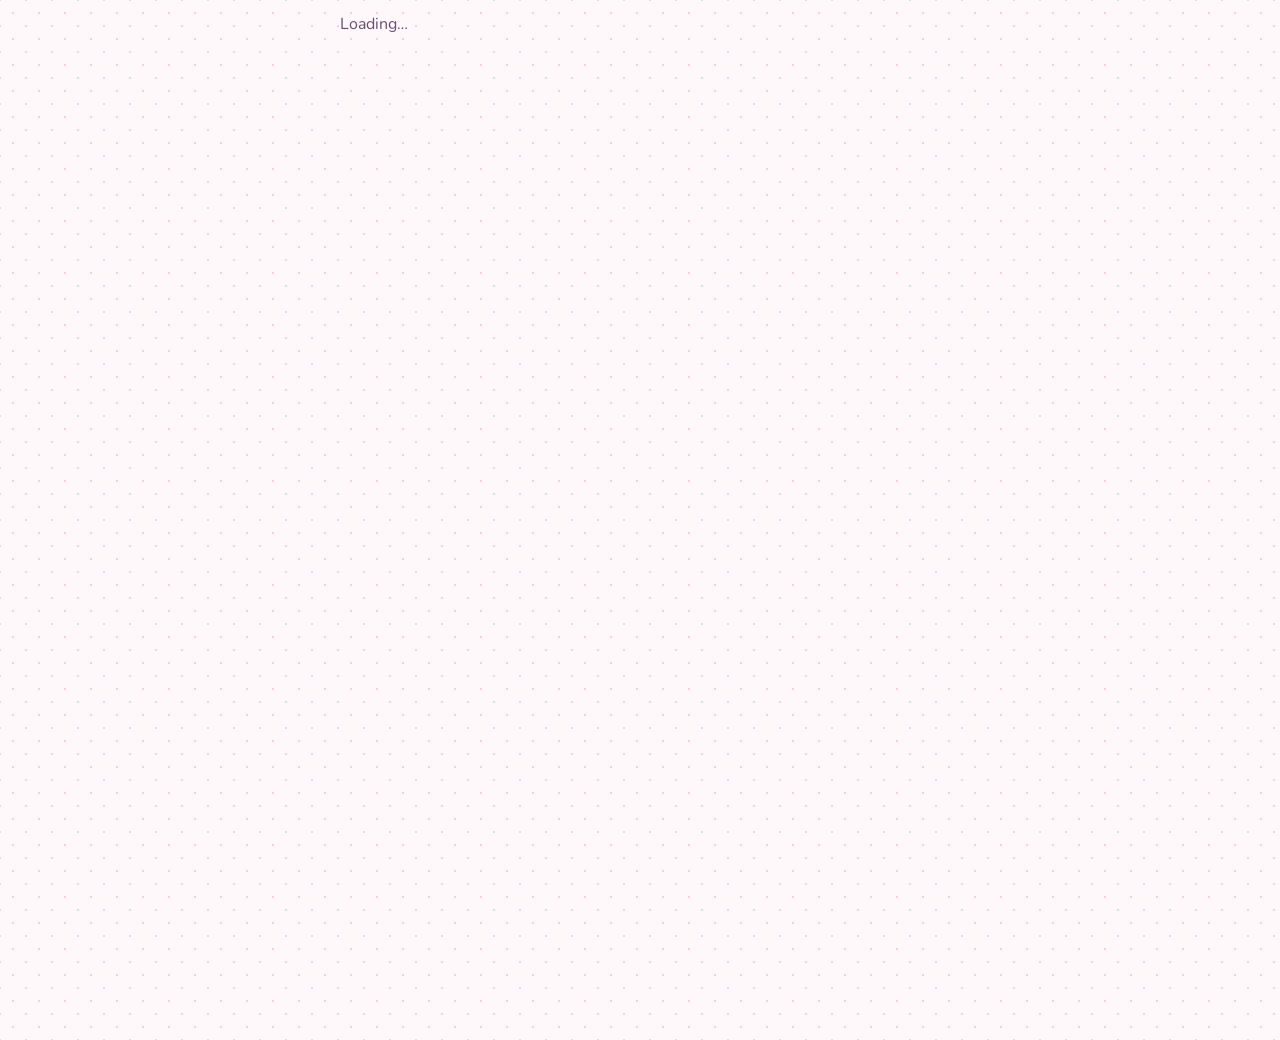
<file: showday-site/index.html>
<!doctype html>
<html lang="en">
<head>
<meta charset="utf-8">
<meta name="viewport" content="width=device-width, initial-scale=1">
<title>Show Day Board</title>
<meta name="description" content="Today’s show tickets at face value or less. Meet in person near the venue.">
<meta name="theme-color" content="#FFB3D1">
<link rel="manifest" href="manifest.json">
<link rel="icon" href="icon.svg" type="image/svg+xml">
<link rel="apple-touch-icon" href="icon-192.png">
<link rel="preconnect" href="https://fonts.googleapis.com">
<link rel="preconnect" href="https://fonts.gstatic.com" crossorigin>
<link href="https://fonts.googleapis.com/css2?family=Nunito:wght@400;600;700;800&family=Fredoka:wght@500;600;700&family=Noto+Sans+TC:wght@400;500;700&family=Noto+Sans+KR:wght@400;500;700&display=swap" rel="stylesheet">
<script>try{var t=JSON.parse(localStorage.getItem("theme"));document.documentElement.dataset.theme=["cute","simple","night"].indexOf(t)>-1?t:"cute"}catch(e){document.documentElement.dataset.theme="cute"}</script>
<link rel="stylesheet" href="styles.css">
</head>
<body>
<main id="app" class="wrap"><p class="muted">Loading…</p></main>
<script type="module" src="app.js"></script>
</body>
</html>
</file>
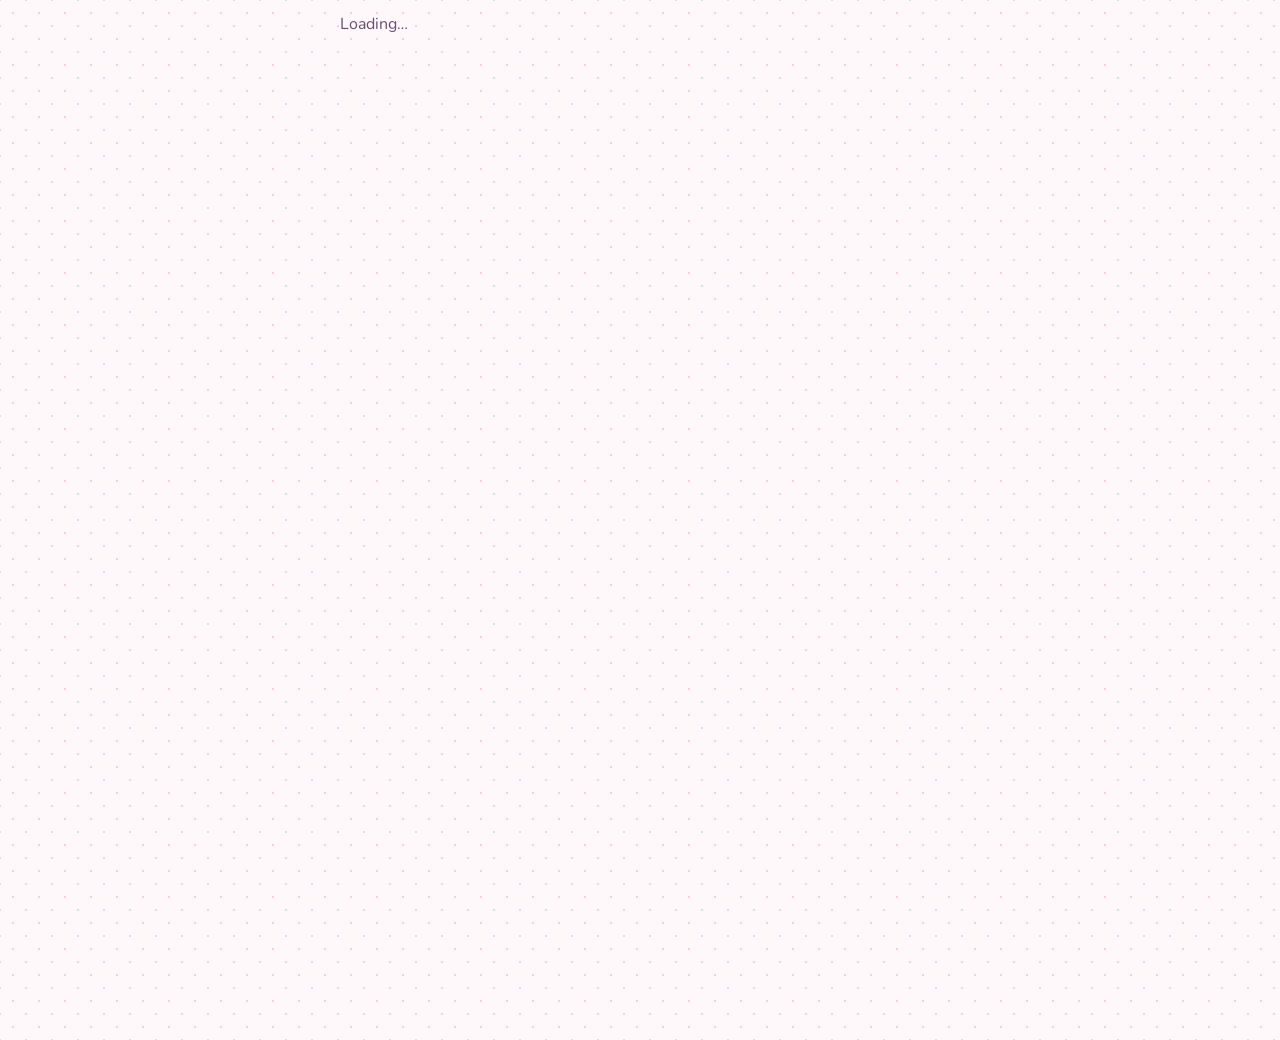
<file: showday-site/admin.html>
<!doctype html>
<html lang="en">
<head>
<meta charset="utf-8">
<meta name="viewport" content="width=device-width, initial-scale=1">
<meta name="robots" content="noindex, nofollow">
<title>Admin · Show Day</title>
<link rel="icon" href="icon.svg" type="image/svg+xml">
<link rel="preconnect" href="https://fonts.googleapis.com">
<link rel="preconnect" href="https://fonts.gstatic.com" crossorigin>
<link href="https://fonts.googleapis.com/css2?family=Nunito:wght@400;600;700;800&family=Fredoka:wght@500;600;700&display=swap" rel="stylesheet">
<script>try{var t=JSON.parse(localStorage.getItem("theme"));document.documentElement.dataset.theme=["cute","simple","night"].indexOf(t)>-1?t:"cute"}catch(e){document.documentElement.dataset.theme="cute"}</script>
<link rel="stylesheet" href="styles.css">
</head>
<body>
<main id="app" class="wrap"><p class="muted">Loading…</p></main>
<script type="module" src="admin.js"></script>
</body>
</html>
</file>
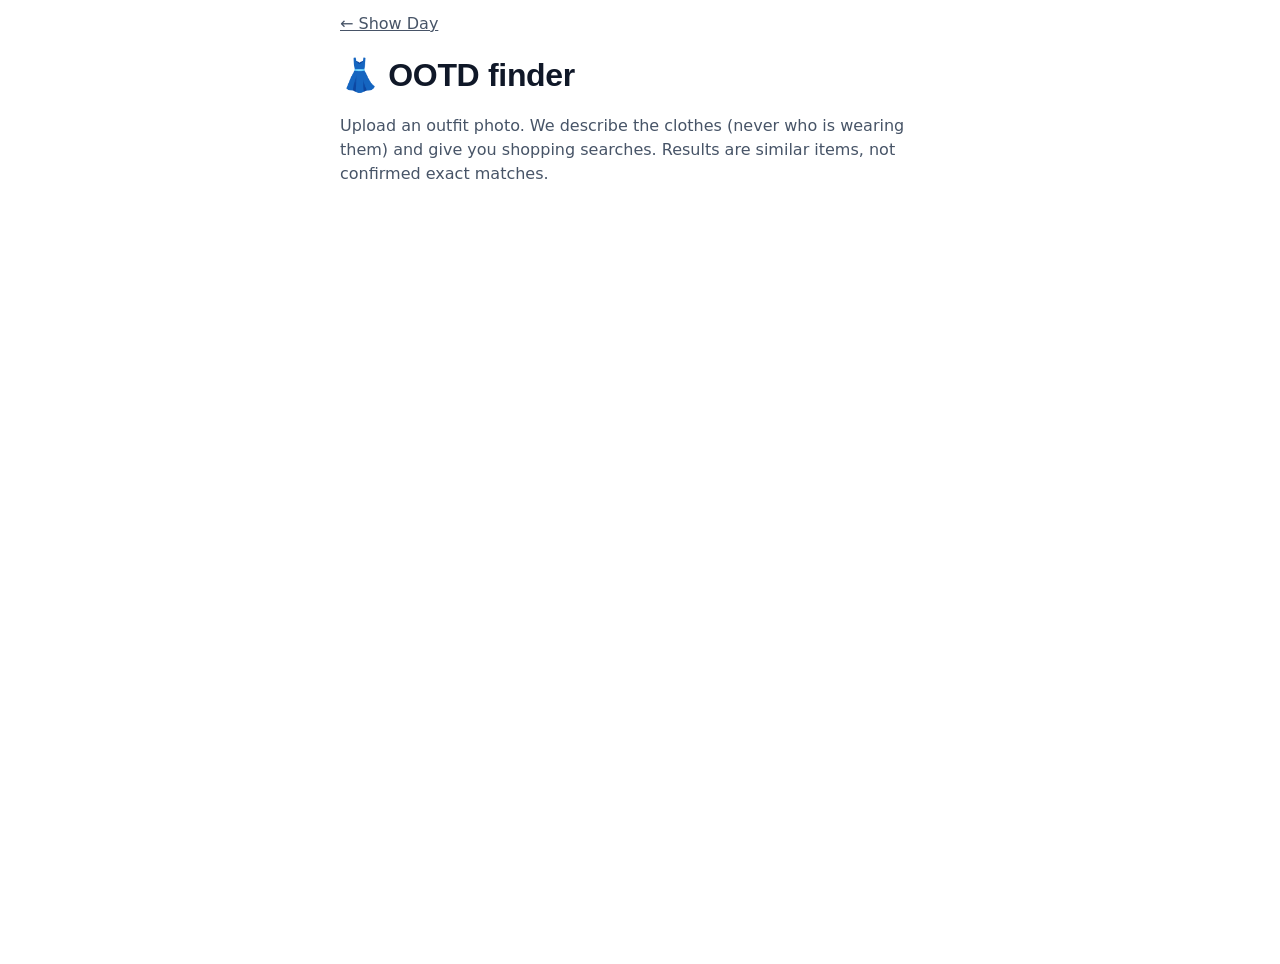
<file: showday-site/ootd.html>
<!doctype html>
<html lang="en">
<head>
<meta charset="utf-8">
<meta name="viewport" content="width=device-width, initial-scale=1">
<title>OOTD finder · Show Day</title>
<meta name="theme-color" content="#FFB3D1">
<link rel="icon" href="icon.svg" type="image/svg+xml">
<link rel="stylesheet" href="styles.css">
</head>
<body>
<main id="app" class="wrap stack">
  <a class="text" href="./">← Show Day</a>
  <h1>👗 OOTD finder</h1>
  <p class="sub muted">Upload an outfit photo. We describe the clothes (never who is wearing them) and give you shopping searches. Results are similar items, not confirmed exact matches.</p>
  <div id="gate" class="panel hidden"><p>Please log in on Show Day first, then come back here.</p><a class="primary big" href="./">Go to Show Day</a></div>
  <form id="form" class="panel stack hidden">
    <div class="field"><label for="photo">Outfit photo (JPG, PNG or WebP)</label><input id="photo" type="file" accept="image/jpeg,image/png,image/webp" required></div>
    <img id="preview" alt="" class="hidden" style="max-width:100%;max-height:340px;border-radius:12px;object-fit:contain">
    <div class="field"><label for="credit">Event or show it is from (optional)</label><input id="credit" maxlength="80" placeholder="e.g. airport 11/10, music show"></div>
    <p class="small muted">Your photo is resized in your browser, sent to an AI provider to read the clothes, and not stored by Show Day. Only upload photos you are allowed to use.</p>
    <button id="go" type="submit" class="primary big">Find the outfit</button>
    <p id="msg" class="note small" role="status"></p>
  </form>
  <div id="out" class="stack"></div>
</main>
<script type="module" src="ootd.js"></script>
</body>
</html>
</file>
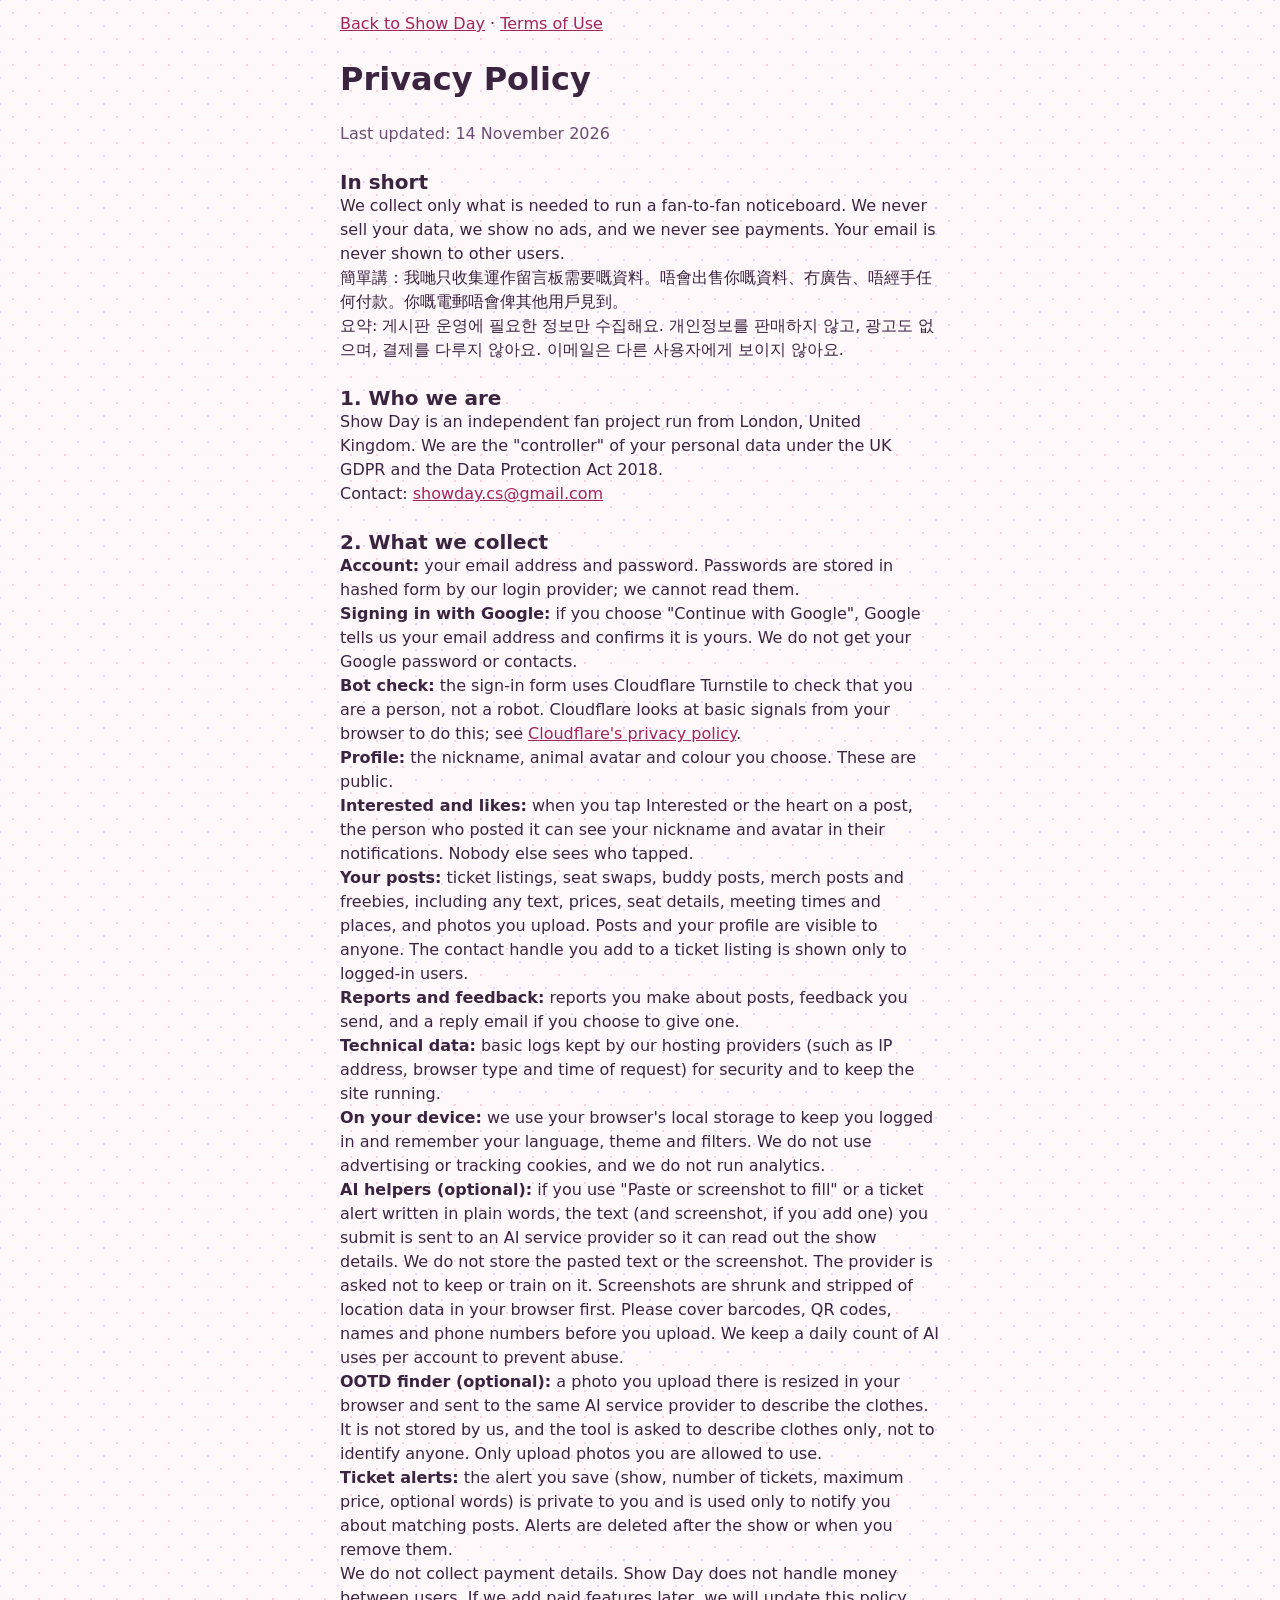
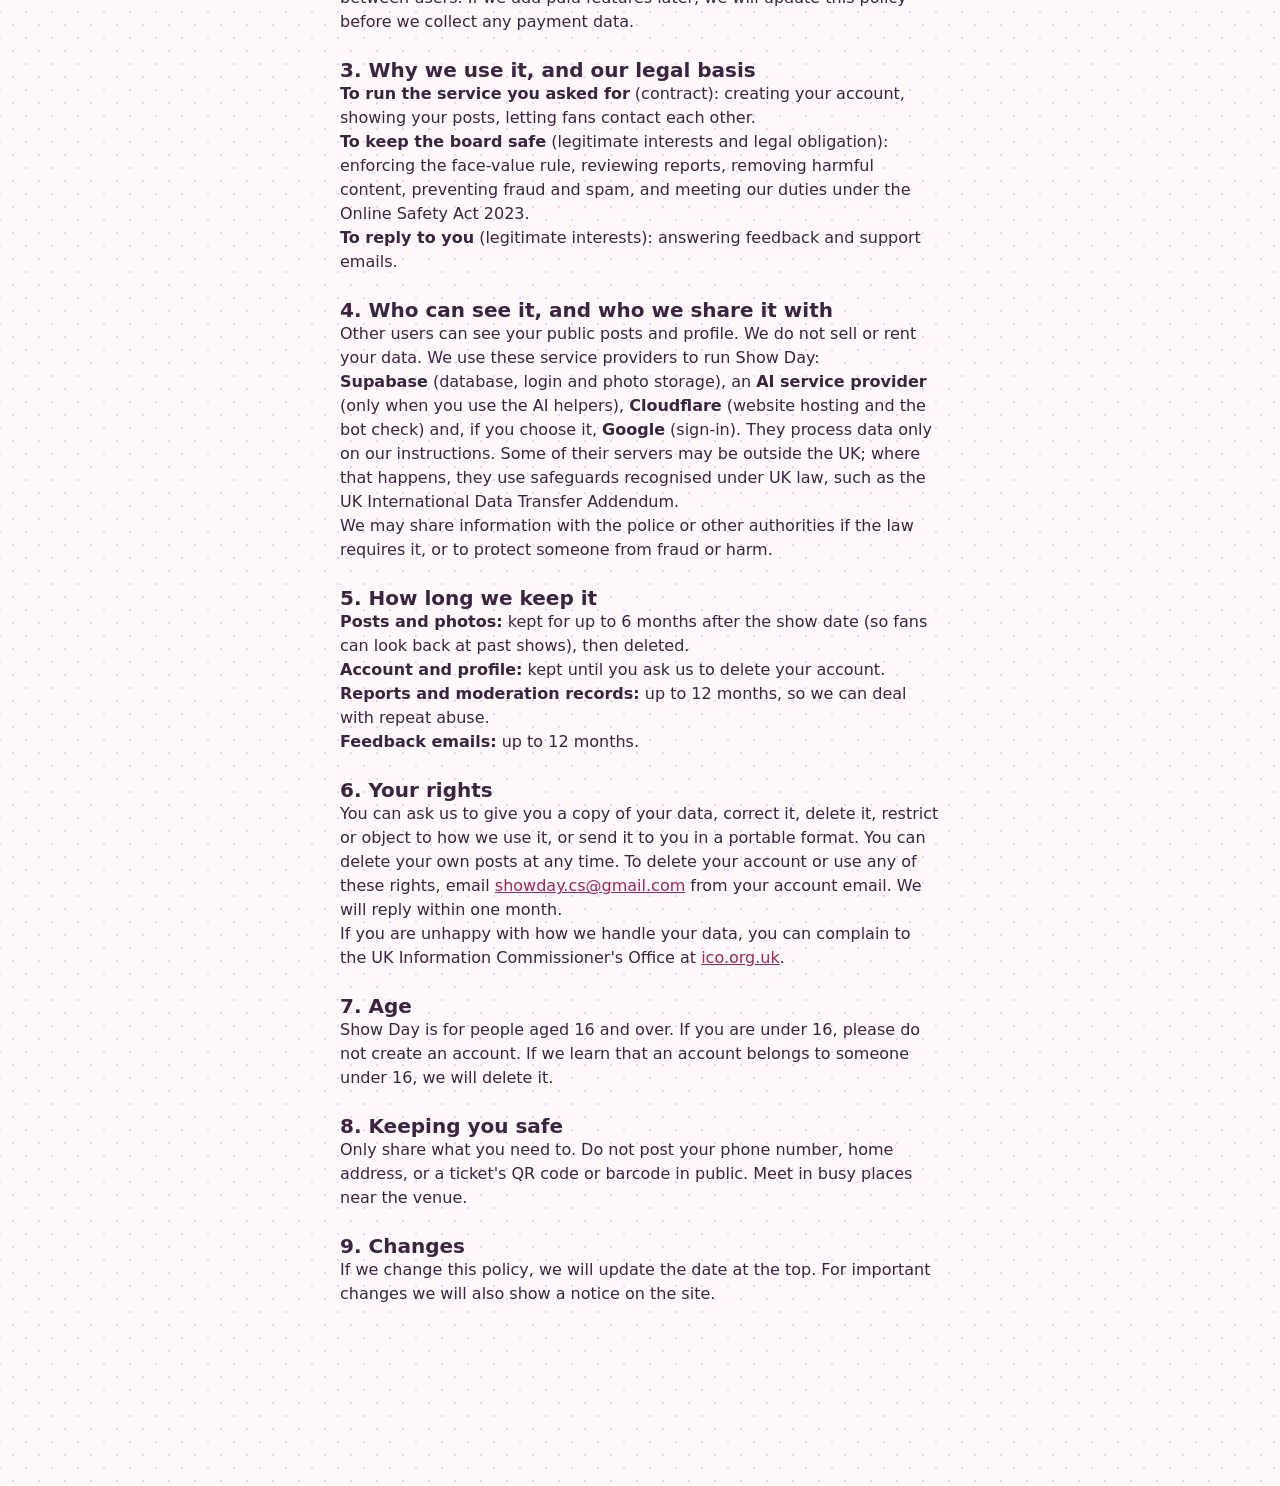
<file: showday-site/privacy.html>
<!doctype html>
<html lang="en">
<head>
<meta charset="utf-8">
<meta name="viewport" content="width=device-width, initial-scale=1">
<title>Privacy | Show Day</title>
<link rel="stylesheet" href="styles.css">
<script>try{var t=JSON.parse(localStorage.getItem("theme"));document.documentElement.dataset.theme=["cute","simple","night"].indexOf(t)>-1?t:"cute"}catch(e){document.documentElement.dataset.theme="cute"}</script>
</head>
<body>
<main class="wrap">
<p><a href="./">Back to Show Day</a> · <a href="terms.html">Terms of Use</a></p>
<h1>Privacy Policy</h1>
<p class="muted">Last updated: 14 November 2026</p>

<section class="card">
<h2>In short</h2>
<p>We collect only what is needed to run a fan-to-fan noticeboard. We never sell your data, we show no ads, and we never see payments. Your email is never shown to other users.</p>
<p lang="zh-Hant">簡單講：我哋只收集運作留言板需要嘅資料。唔會出售你嘅資料、冇廣告、唔經手任何付款。你嘅電郵唔會俾其他用戶見到。</p>
<p lang="ko">요약: 게시판 운영에 필요한 정보만 수집해요. 개인정보를 판매하지 않고, 광고도 없으며, 결제를 다루지 않아요. 이메일은 다른 사용자에게 보이지 않아요.</p>
</section>

<section class="card">
<h2>1. Who we are</h2>
<p>Show Day is an independent fan project run from London, United Kingdom. We are the "controller" of your personal data under the UK GDPR and the Data Protection Act 2018.</p>
<p>Contact: <a href="mailto:showday.cs@gmail.com">showday.cs@gmail.com</a></p>
</section>

<section class="card">
<h2>2. What we collect</h2>
<p><strong>Account:</strong> your email address and password. Passwords are stored in hashed form by our login provider; we cannot read them.</p>
<p><strong>Signing in with Google:</strong> if you choose "Continue with Google", Google tells us your email address and confirms it is yours. We do not get your Google password or contacts.</p>
<p><strong>Bot check:</strong> the sign-in form uses Cloudflare Turnstile to check that you are a person, not a robot. Cloudflare looks at basic signals from your browser to do this; see <a href="https://www.cloudflare.com/privacypolicy/" rel="noopener">Cloudflare's privacy policy</a>.</p>
<p><strong>Profile:</strong> the nickname, animal avatar and colour you choose. These are public.</p>
<p><strong>Interested and likes:</strong> when you tap Interested or the heart on a post, the person who posted it can see your nickname and avatar in their notifications. Nobody else sees who tapped.</p>
<p><strong>Your posts:</strong> ticket listings, seat swaps, buddy posts, merch posts and freebies, including any text, prices, seat details, meeting times and places, and photos you upload. Posts and your profile are visible to anyone. The contact handle you add to a ticket listing is shown only to logged-in users.</p>
<p><strong>Reports and feedback:</strong> reports you make about posts, feedback you send, and a reply email if you choose to give one.</p>
<p><strong>Technical data:</strong> basic logs kept by our hosting providers (such as IP address, browser type and time of request) for security and to keep the site running.</p>
<p><strong>On your device:</strong> we use your browser's local storage to keep you logged in and remember your language, theme and filters. We do not use advertising or tracking cookies, and we do not run analytics.</p>
<p><strong>AI helpers (optional):</strong> if you use "Paste or screenshot to fill" or a ticket alert written in plain words, the text (and screenshot, if you add one) you submit is sent to an AI service provider so it can read out the show details. We do not store the pasted text or the screenshot. The provider is asked not to keep or train on it. Screenshots are shrunk and stripped of location data in your browser first. Please cover barcodes, QR codes, names and phone numbers before you upload. We keep a daily count of AI uses per account to prevent abuse.</p>
<p><strong>OOTD finder (optional):</strong> a photo you upload there is resized in your browser and sent to the same AI service provider to describe the clothes. It is not stored by us, and the tool is asked to describe clothes only, not to identify anyone. Only upload photos you are allowed to use.</p>
<p><strong>Ticket alerts:</strong> the alert you save (show, number of tickets, maximum price, optional words) is private to you and is used only to notify you about matching posts. Alerts are deleted after the show or when you remove them.</p>
<p>We do not collect payment details. Show Day does not handle money between users. If we add paid features later, we will update this policy before we collect any payment data.</p>
</section>

<section class="card">
<h2>3. Why we use it, and our legal basis</h2>
<p><strong>To run the service you asked for</strong> (contract): creating your account, showing your posts, letting fans contact each other.</p>
<p><strong>To keep the board safe</strong> (legitimate interests and legal obligation): enforcing the face-value rule, reviewing reports, removing harmful content, preventing fraud and spam, and meeting our duties under the Online Safety Act 2023.</p>
<p><strong>To reply to you</strong> (legitimate interests): answering feedback and support emails.</p>
</section>

<section class="card">
<h2>4. Who can see it, and who we share it with</h2>
<p>Other users can see your public posts and profile. We do not sell or rent your data. We use these service providers to run Show Day:</p>
<p><strong>Supabase</strong> (database, login and photo storage), an <strong>AI service provider</strong> (only when you use the AI helpers), <strong>Cloudflare</strong> (website hosting and the bot check) and, if you choose it, <strong>Google</strong> (sign-in). They process data only on our instructions. Some of their servers may be outside the UK; where that happens, they use safeguards recognised under UK law, such as the UK International Data Transfer Addendum.</p>
<p>We may share information with the police or other authorities if the law requires it, or to protect someone from fraud or harm.</p>
</section>

<section class="card">
<h2>5. How long we keep it</h2>
<p><strong>Posts and photos:</strong> kept for up to 6 months after the show date (so fans can look back at past shows), then deleted.</p>
<p><strong>Account and profile:</strong> kept until you ask us to delete your account.</p>
<p><strong>Reports and moderation records:</strong> up to 12 months, so we can deal with repeat abuse.</p>
<p><strong>Feedback emails:</strong> up to 12 months.</p>
</section>

<section class="card">
<h2>6. Your rights</h2>
<p>You can ask us to give you a copy of your data, correct it, delete it, restrict or object to how we use it, or send it to you in a portable format. You can delete your own posts at any time. To delete your account or use any of these rights, email <a href="mailto:showday.cs@gmail.com">showday.cs@gmail.com</a> from your account email. We will reply within one month.</p>
<p>If you are unhappy with how we handle your data, you can complain to the UK Information Commissioner's Office at <a href="https://ico.org.uk" rel="noopener">ico.org.uk</a>.</p>
</section>

<section class="card">
<h2>7. Age</h2>
<p>Show Day is for people aged 16 and over. If you are under 16, please do not create an account. If we learn that an account belongs to someone under 16, we will delete it.</p>
</section>

<section class="card">
<h2>8. Keeping you safe</h2>
<p>Only share what you need to. Do not post your phone number, home address, or a ticket's QR code or barcode in public. Meet in busy places near the venue.</p>
</section>

<section class="card">
<h2>9. Changes</h2>
<p>If we change this policy, we will update the date at the top. For important changes we will also show a notice on the site.</p>
</section>
</main>
</body>
</html>
</file>
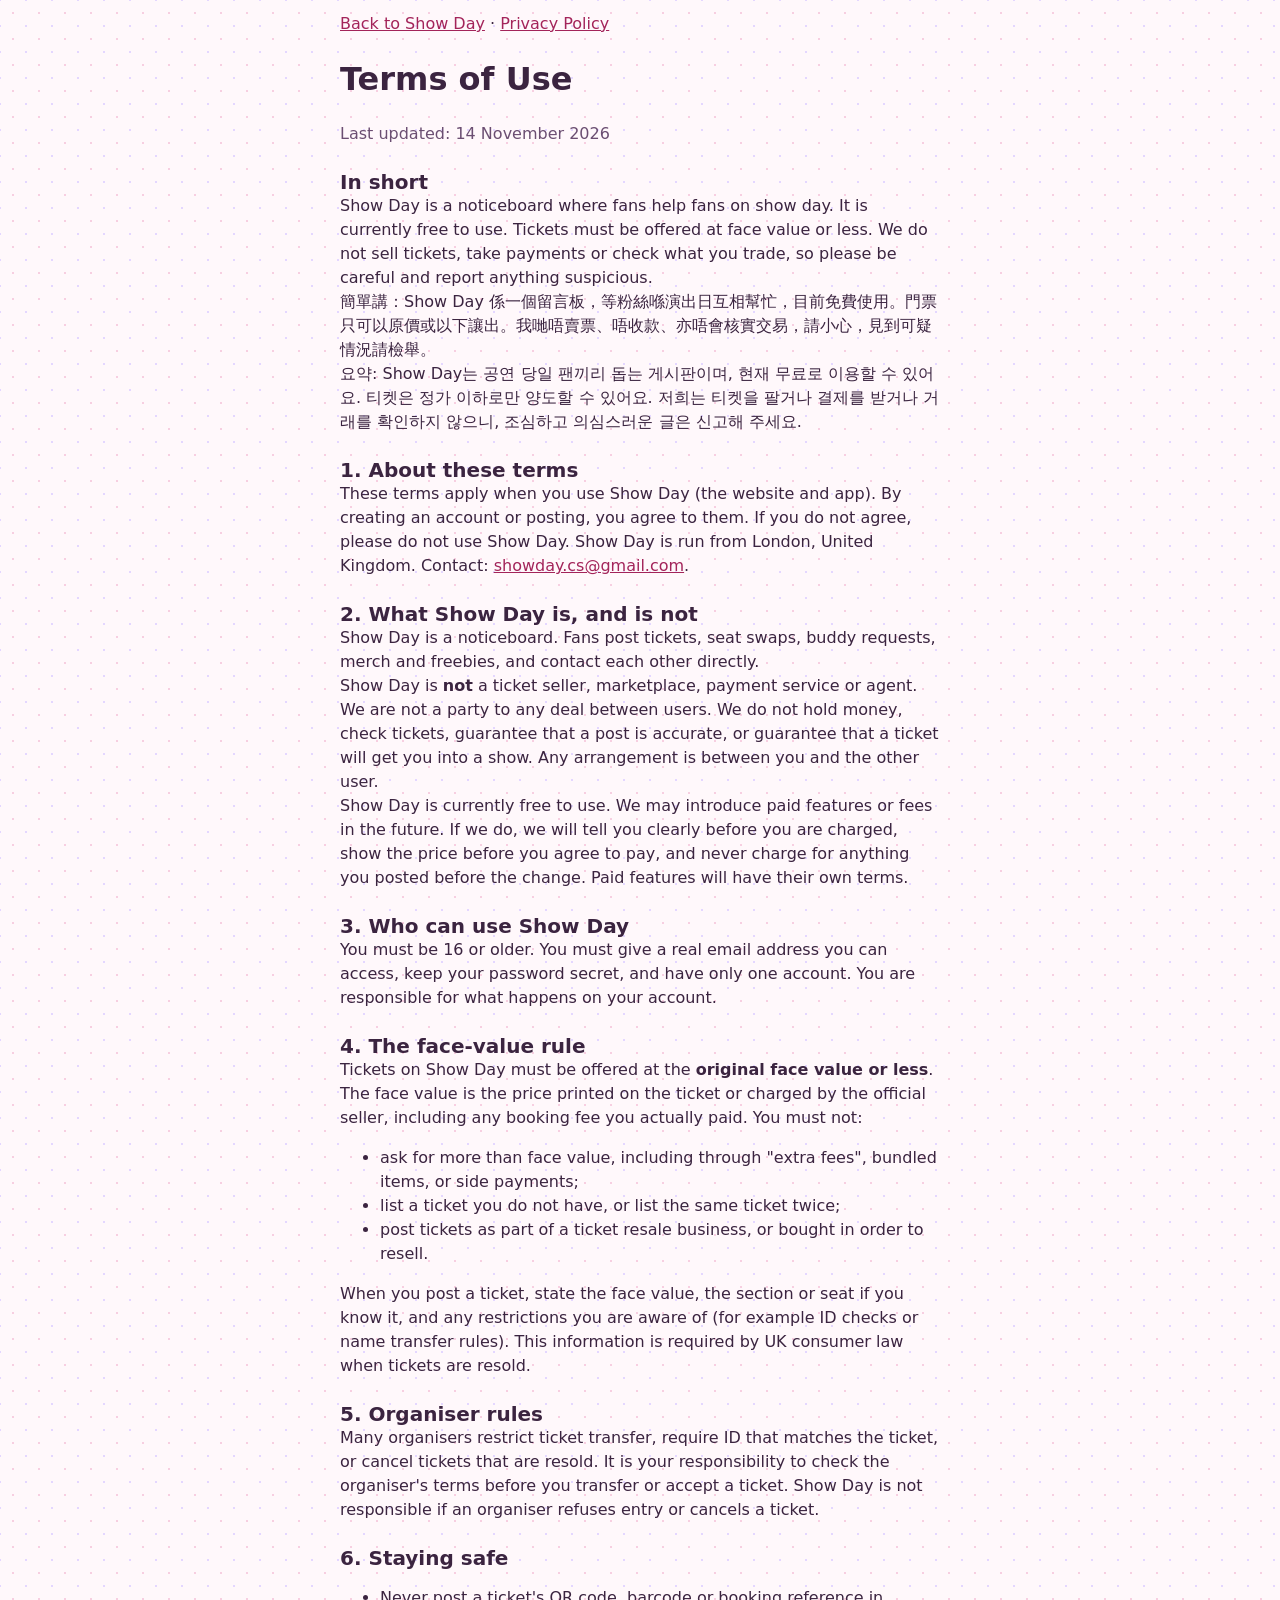
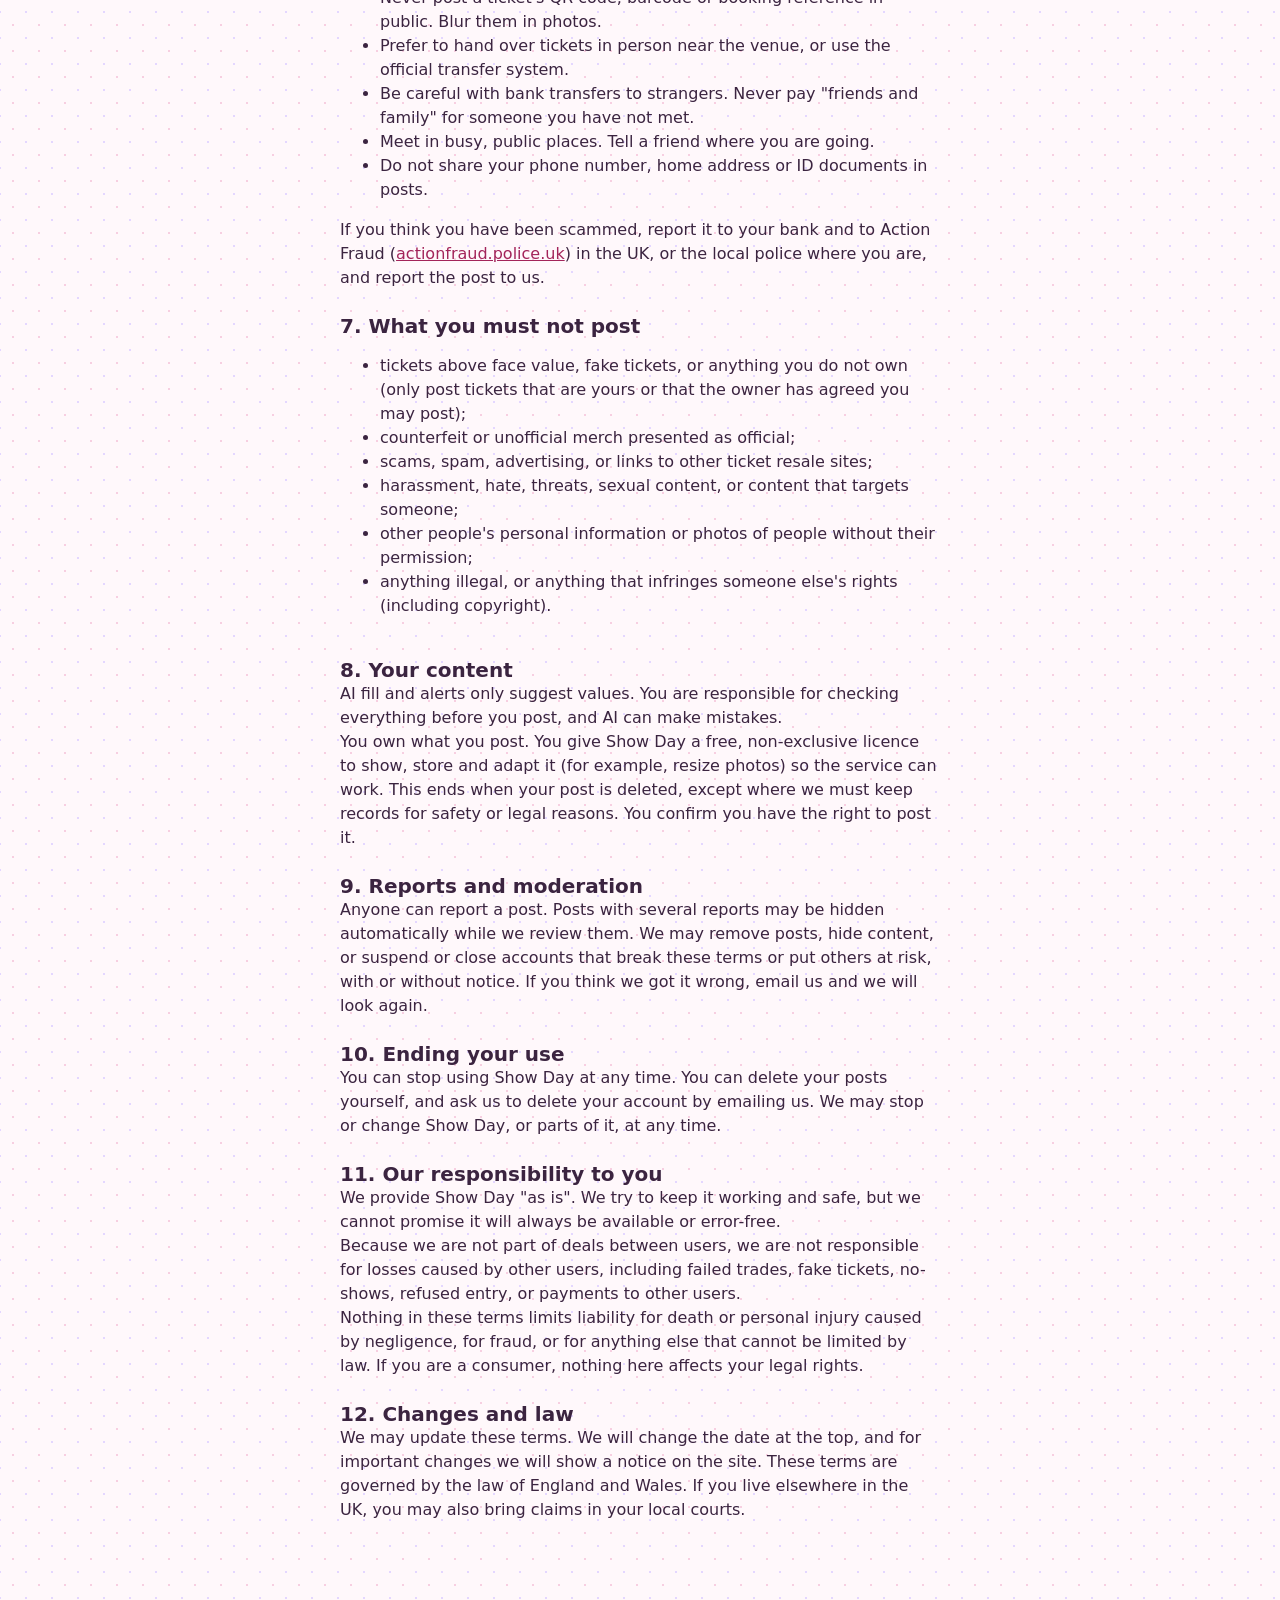
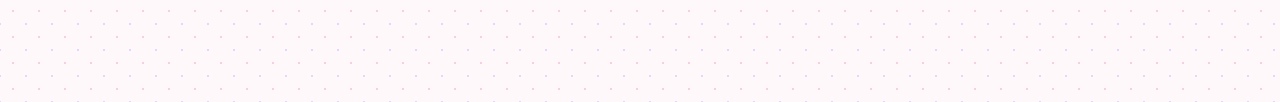
<file: showday-site/terms.html>
<!doctype html>
<html lang="en">
<head>
<meta charset="utf-8">
<meta name="viewport" content="width=device-width, initial-scale=1">
<title>Terms of Use | Show Day</title>
<link rel="stylesheet" href="styles.css">
<script>try{var t=JSON.parse(localStorage.getItem("theme"));document.documentElement.dataset.theme=["cute","simple","night"].indexOf(t)>-1?t:"cute"}catch(e){document.documentElement.dataset.theme="cute"}</script>
</head>
<body>
<main class="wrap">
<p><a href="./">Back to Show Day</a> · <a href="privacy.html">Privacy Policy</a></p>
<h1>Terms of Use</h1>
<p class="muted">Last updated: 14 November 2026</p>

<section class="card">
<h2>In short</h2>
<p>Show Day is a noticeboard where fans help fans on show day. It is currently free to use. Tickets must be offered at face value or less. We do not sell tickets, take payments or check what you trade, so please be careful and report anything suspicious.</p>
<p lang="zh-Hant">簡單講：Show Day 係一個留言板，等粉絲喺演出日互相幫忙，目前免費使用。門票只可以原價或以下讓出。我哋唔賣票、唔收款、亦唔會核實交易，請小心，見到可疑情況請檢舉。</p>
<p lang="ko">요약: Show Day는 공연 당일 팬끼리 돕는 게시판이며, 현재 무료로 이용할 수 있어요. 티켓은 정가 이하로만 양도할 수 있어요. 저희는 티켓을 팔거나 결제를 받거나 거래를 확인하지 않으니, 조심하고 의심스러운 글은 신고해 주세요.</p>
</section>

<section class="card">
<h2>1. About these terms</h2>
<p>These terms apply when you use Show Day (the website and app). By creating an account or posting, you agree to them. If you do not agree, please do not use Show Day. Show Day is run from London, United Kingdom. Contact: <a href="mailto:showday.cs@gmail.com">showday.cs@gmail.com</a>.</p>
</section>

<section class="card">
<h2>2. What Show Day is, and is not</h2>
<p>Show Day is a noticeboard. Fans post tickets, seat swaps, buddy requests, merch and freebies, and contact each other directly.</p>
<p>Show Day is <strong>not</strong> a ticket seller, marketplace, payment service or agent. We are not a party to any deal between users. We do not hold money, check tickets, guarantee that a post is accurate, or guarantee that a ticket will get you into a show. Any arrangement is between you and the other user.</p>
<p>Show Day is currently free to use. We may introduce paid features or fees in the future. If we do, we will tell you clearly before you are charged, show the price before you agree to pay, and never charge for anything you posted before the change. Paid features will have their own terms.</p>
</section>

<section class="card">
<h2>3. Who can use Show Day</h2>
<p>You must be 16 or older. You must give a real email address you can access, keep your password secret, and have only one account. You are responsible for what happens on your account.</p>
</section>

<section class="card">
<h2>4. The face-value rule</h2>
<p>Tickets on Show Day must be offered at the <strong>original face value or less</strong>. The face value is the price printed on the ticket or charged by the official seller, including any booking fee you actually paid. You must not:</p>
<ul>
<li>ask for more than face value, including through "extra fees", bundled items, or side payments;</li>
<li>list a ticket you do not have, or list the same ticket twice;</li>
<li>post tickets as part of a ticket resale business, or bought in order to resell.</li>
</ul>
<p>When you post a ticket, state the face value, the section or seat if you know it, and any restrictions you are aware of (for example ID checks or name transfer rules). This information is required by UK consumer law when tickets are resold.</p>
</section>

<section class="card">
<h2>5. Organiser rules</h2>
<p>Many organisers restrict ticket transfer, require ID that matches the ticket, or cancel tickets that are resold. It is your responsibility to check the organiser's terms before you transfer or accept a ticket. Show Day is not responsible if an organiser refuses entry or cancels a ticket.</p>
</section>

<section class="card">
<h2>6. Staying safe</h2>
<ul>
<li>Never post a ticket's QR code, barcode or booking reference in public. Blur them in photos.</li>
<li>Prefer to hand over tickets in person near the venue, or use the official transfer system.</li>
<li>Be careful with bank transfers to strangers. Never pay "friends and family" for someone you have not met.</li>
<li>Meet in busy, public places. Tell a friend where you are going.</li>
<li>Do not share your phone number, home address or ID documents in posts.</li>
</ul>
<p>If you think you have been scammed, report it to your bank and to Action Fraud (<a href="https://www.actionfraud.police.uk" rel="noopener">actionfraud.police.uk</a>) in the UK, or the local police where you are, and report the post to us.</p>
</section>

<section class="card">
<h2>7. What you must not post</h2>
<ul>
<li>tickets above face value, fake tickets, or anything you do not own (only post tickets that are yours or that the owner has agreed you may post);</li>
<li>counterfeit or unofficial merch presented as official;</li>
<li>scams, spam, advertising, or links to other ticket resale sites;</li>
<li>harassment, hate, threats, sexual content, or content that targets someone;</li>
<li>other people's personal information or photos of people without their permission;</li>
<li>anything illegal, or anything that infringes someone else's rights (including copyright).</li>
</ul>
</section>

<section class="card">
<h2>8. Your content</h2>
<p>AI fill and alerts only suggest values. You are responsible for checking everything before you post, and AI can make mistakes.</p>
<p>You own what you post. You give Show Day a free, non-exclusive licence to show, store and adapt it (for example, resize photos) so the service can work. This ends when your post is deleted, except where we must keep records for safety or legal reasons. You confirm you have the right to post it.</p>
</section>

<section class="card">
<h2>9. Reports and moderation</h2>
<p>Anyone can report a post. Posts with several reports may be hidden automatically while we review them. We may remove posts, hide content, or suspend or close accounts that break these terms or put others at risk, with or without notice. If you think we got it wrong, email us and we will look again.</p>
</section>

<section class="card">
<h2>10. Ending your use</h2>
<p>You can stop using Show Day at any time. You can delete your posts yourself, and ask us to delete your account by emailing us. We may stop or change Show Day, or parts of it, at any time.</p>
</section>

<section class="card">
<h2>11. Our responsibility to you</h2>
<p>We provide Show Day "as is". We try to keep it working and safe, but we cannot promise it will always be available or error-free.</p>
<p>Because we are not part of deals between users, we are not responsible for losses caused by other users, including failed trades, fake tickets, no-shows, refused entry, or payments to other users.</p>
<p>Nothing in these terms limits liability for death or personal injury caused by negligence, for fraud, or for anything else that cannot be limited by law. If you are a consumer, nothing here affects your legal rights.</p>
</section>

<section class="card">
<h2>12. Changes and law</h2>
<p>We may update these terms. We will change the date at the top, and for important changes we will show a notice on the site. These terms are governed by the law of England and Wales. If you live elsewhere in the UK, you may also bring claims in your local courts.</p>
</section>
</main>
</body>
</html>
</file>
<file: showday-site/styles.css>
*{box-sizing:border-box}
:root{--ink:#101828;--muted:#475467;--line:#E4E7EC;--bg:#fff;--soft:#F4F6F8;--accent:#0F766E;--accent-ink:#115E59}
body{margin:0;font-family:Inter,'Noto Sans TC','Noto Sans KR',system-ui,sans-serif;background:var(--bg);color:var(--ink);line-height:1.5;-webkit-font-smoothing:antialiased}
.wrap{max-width:640px;margin:0 auto;padding:12px 20px 40px;display:flex;flex-direction:column;gap:24px;min-height:100vh}
.stack{display:flex;flex-direction:column;gap:20px;flex:1}
h1,h2,h3{font-family:'Space Grotesk',Inter,'Noto Sans TC','Noto Sans KR',sans-serif;margin:0;line-height:1.2;letter-spacing:-.01em}
h1{font-size:32px}h2{font-size:20px}h3{font-size:17px}
p{margin:0}
a{color:var(--muted)}a:hover{color:var(--ink)}
.muted{color:var(--muted)}
.small{font-size:13px}
.warn-text{color:#93370D;font-weight:600}
.row{display:flex;flex-wrap:wrap;gap:8px;align-items:center}
.row.tight{gap:6px}
.between{justify-content:space-between}
.hidden{display:none !important}

/* Buttons */
button{font-family:inherit;cursor:pointer;min-height:44px;padding:0 16px;border-radius:10px;font-size:15px;font-weight:600;border:1px solid transparent;background:none;color:var(--ink)}
button:disabled{opacity:.45;cursor:not-allowed}
button.primary{background:var(--accent);color:#fff}
button.primary:hover{background:#115E59}
button.big{width:100%;min-height:52px;font-size:16px}
button.outline{border-color:var(--line);background:#fff}
button.outline:hover{border-color:#98A2B3}
button.text{padding:0 8px;color:var(--muted);font-weight:500}
button.text:hover{color:var(--ink)}
button.icon-btn{width:44px;padding:0;display:inline-flex;align-items:center;justify-content:center;color:var(--muted)}
button.back{display:inline-flex;align-items:center;gap:2px;padding-left:0}
button:focus-visible,input:focus-visible,select:focus-visible,summary:focus-visible{outline:3px solid var(--accent);outline-offset:2px}

/* Top bar */
.topbar{display:flex;justify-content:space-between;align-items:center;gap:8px}
.brand{font-family:'Space Grotesk',Inter,sans-serif;font-size:18px;font-weight:700;padding:0}
select.lang{width:auto;min-height:44px;border:0;background:none;color:var(--muted);font-size:14px;padding:0 4px;cursor:pointer}

/* Forms */
label{font-size:14px;font-weight:500}
input,select{min-height:44px;border:1px solid #98A2B3;border-radius:10px;padding:0 12px;font-size:16px;font-family:inherit;color:var(--ink);background:#fff;width:100%}
.field{display:flex;flex-direction:column;gap:6px;min-width:0}
.grid2{display:grid;grid-template-columns:1fr 1fr;gap:12px}
.grid2 .field.narrow{max-width:100%}
.grid3{display:grid;grid-template-columns:repeat(3,minmax(0,1fr));gap:12px}
@media (max-width:520px){.grid3{grid-template-columns:1fr}.grid2{grid-template-columns:1fr}}
.check{display:flex;gap:10px;align-items:flex-start}
.check input{width:22px;height:22px;min-height:0;flex:none;margin:2px 0 0}
.check label{font-weight:400;color:#344054;font-size:14px}
.panel{display:flex;flex-direction:column;gap:14px;padding:18px;border:1px solid var(--line);border-radius:16px;background:#fff}

/* Home */
.hero{display:flex;flex-direction:column;gap:16px;padding-top:24px}
.hero h1{font-size:36px}
.searchbox{position:relative}
.searchbox svg{position:absolute;left:16px;top:50%;transform:translateY(-50%);color:var(--muted)}
.searchbox input{min-height:56px;padding-left:48px;border-radius:14px;font-size:17px;border-color:#D0D5DD;background:var(--soft)}
.searchbox input:focus{background:#fff}
.list{display:flex;flex-direction:column}
.item{display:flex;align-items:center;justify-content:space-between;gap:12px;text-align:left;width:100%;min-height:64px;padding:12px 4px;border-radius:0;border-bottom:1px solid var(--line);font-weight:400}
.item:hover{background:var(--soft)}
.item-main{display:flex;flex-direction:column;min-width:0}
.item-main b{font-size:16px;font-weight:600}
.item-main .muted{font-size:14px}
.item svg{color:#98A2B3;flex:none}

/* Event */
.event-head{display:flex;flex-direction:column;gap:4px}
.seg{display:inline-flex;gap:4px;padding:4px;background:var(--soft);border-radius:12px;align-self:flex-start}
.seg button{min-height:40px;padding:0 14px;font-size:14px;color:var(--muted)}
.seg button.on{background:#fff;color:var(--ink);box-shadow:0 1px 2px rgba(16,24,40,.08)}
.listing{display:flex;flex-direction:column;gap:12px;padding:16px 0;border-bottom:1px solid var(--line)}
.listing.is-done{opacity:.6}
.listing-top{display:flex;justify-content:space-between;gap:12px;align-items:flex-start}
.listing-info{display:flex;flex-direction:column;gap:4px;min-width:0}
.price{font-family:'Space Grotesk',Inter,sans-serif;font-size:22px;font-weight:700;white-space:nowrap}
.chip{display:inline-block;padding:2px 8px;border-radius:999px;font-size:12px;font-weight:600}
.chip.sell{background:#E0F2F1;color:var(--accent-ink)}
.chip.buy{background:#E8EEFB;color:#1E3A8A}
.chip.meeting{background:#FFFAEB;color:#93370D}
.chip.done{background:var(--soft);color:#344054}
.chip.mine{background:var(--ink);color:#fff}
.empty{padding:24px 0}
.cta-bar{position:sticky;bottom:0;padding:12px 0 calc(12px + env(safe-area-inset-bottom));background:linear-gradient(to top,#fff 70%,rgba(255,255,255,0));display:flex;flex-direction:column;gap:8px}

/* Overflow menu */
details.menu{position:relative}
details.menu summary{list-style:none;width:44px;height:44px;display:flex;align-items:center;justify-content:center;border-radius:10px;color:var(--muted);cursor:pointer}
details.menu summary::-webkit-details-marker{display:none}
details.menu summary:hover{background:var(--soft)}
.menu-pop{position:absolute;left:0;top:48px;z-index:5;min-width:180px;background:#fff;border:1px solid var(--line);border-radius:12px;box-shadow:0 8px 24px rgba(16,24,40,.12);padding:6px;display:flex;flex-direction:column}
.menu-item{justify-content:flex-start;text-align:left;font-weight:500;width:100%}
.menu-item:hover{background:var(--soft)}
.danger{color:#B42318}

/* Notes */
.note{border-radius:10px;padding:10px 14px;font-size:14px}
.note.err{background:#FEF3F2;color:#B42318}
.note.warn{background:#FFFAEB;color:#93370D}
.note.ok{background:#E0F2F1;color:var(--accent-ink)}
.note.info{background:var(--soft);color:var(--ink)}

footer{font-size:13px;color:var(--muted);display:flex;flex-direction:column;gap:4px;padding-top:16px;border-top:1px solid var(--line)}
footer .text{min-height:32px;padding:0;font-size:13px}
.sr-only{position:absolute;width:1px;height:1px;padding:0;margin:-1px;overflow:hidden;clip:rect(0,0,0,0);white-space:nowrap;border:0}

/* Show Day */
.showday{background:#101828;color:#fff;border-radius:18px;padding:18px;display:flex;flex-direction:column;gap:6px}
.event-head.showday{gap:6px}
.live{color:#FDB022;font-size:13px;font-weight:700;letter-spacing:.06em;margin:0}
.event-head .sub{color:var(--muted)}
.showday .sub{color:#D0D5DD}
.showday .warn-text{color:#FDB022}
.sd-item{display:flex;align-items:center;justify-content:space-between;gap:12px;width:100%;text-align:left;min-height:60px;padding:10px 0;border-radius:0;border-bottom:1px solid #344054;color:#fff;font-weight:400}
.sd-item:last-child{border-bottom:0}
.sd-item .item-main span{color:#D0D5DD;font-size:14px}
.sd-count{flex:none;font-size:13px;font-weight:600;color:#101828;background:#FDB022;border-radius:999px;padding:4px 10px}
.list-title{font-size:15px;color:var(--muted);font-family:Inter,'Noto Sans TC','Noto Sans KR',sans-serif;font-weight:600;margin-top:20px}

/* Tabs and posts */
.small-search input{min-height:48px;font-size:16px}
.swap-row{display:grid;grid-template-columns:1fr auto 1fr;align-items:center;gap:10px}
.swap-row>div{background:var(--soft);border-radius:10px;padding:8px 12px;display:flex;flex-direction:column}
.swap-row svg{color:var(--accent)}
.mine-row{display:flex;align-items:center;justify-content:space-between;gap:12px;padding:12px 0;border-bottom:1px solid var(--line)}
.mine-row .item-main b{font-weight:500}
.outline-link{display:flex;align-items:center;justify-content:center;min-height:44px;border:1px solid var(--line);border-radius:10px;font-weight:600;color:var(--ink);text-decoration:none}
details.collapse summary{cursor:pointer;font-weight:600;min-height:28px;display:flex;align-items:center}
button.outline{border-color:var(--line);background:#fff}

/* Bottom tab bar */
body{padding-bottom:calc(64px + env(safe-area-inset-bottom))}
.tabbar{position:fixed;left:0;right:0;bottom:0;z-index:10;display:grid;grid-template-columns:repeat(5,minmax(0,1fr));background:rgba(255,255,255,.96);backdrop-filter:blur(8px);border-top:1px solid var(--line);padding-bottom:env(safe-area-inset-bottom)}
.tabbar button{display:flex;flex-direction:column;align-items:center;justify-content:center;gap:2px;min-height:60px;padding:4px 2px;border-radius:0;font-size:11px;font-weight:500;color:var(--muted)}
.tabbar button span{white-space:nowrap;overflow:hidden;text-overflow:ellipsis;max-width:100%}
.tabbar button.on{color:var(--accent)}
.cta-bar{bottom:calc(60px + env(safe-area-inset-bottom))}
@media (min-width:700px){.tabbar{left:50%;right:auto;transform:translateX(-50%);width:640px;border:1px solid var(--line);border-bottom:0;border-radius:16px 16px 0 0}}

/* Multi-date concerts */
.dates{display:flex;gap:6px;overflow-x:auto;padding:2px 0 4px;scrollbar-width:none}
.dates::-webkit-scrollbar{display:none}
.dates button{flex:none;min-height:40px;padding:0 14px;border-radius:999px;border:1px solid var(--line);background:#fff;color:var(--ink);font-size:14px;font-weight:500}
.dates button.on{background:var(--ink);border-color:var(--ink);color:#fff}
.showday .dates button{background:transparent;border-color:#475467;color:#fff}
.showday .dates button.on{background:#fff;color:#101828;border-color:#fff}
fieldset.dates-field{border:0;padding:0;margin:0;display:flex;flex-direction:column;gap:8px}
fieldset.dates-field legend{font-size:14px;font-weight:500;padding:0;margin-bottom:6px}
fieldset.dates-field .row{flex-wrap:nowrap}
textarea{width:100%;border:1px solid #98A2B3;border-radius:10px;padding:10px 12px;font-size:16px;font-family:inherit;color:var(--ink);resize:vertical;min-height:96px}
textarea:focus-visible{outline:3px solid var(--accent);outline-offset:2px}

/* Keep Netlify's badge above the bottom tab bar instead of covering it */
#nl-badge-frame{bottom:calc(72px + env(safe-area-inset-bottom)) !important}

/* Descriptions */
.desc{font-size:14px;color:#344054;white-space:pre-wrap;overflow-wrap:anywhere;margin-top:2px}

/* Show Day box with posts inside (Seat swap, Buddies, Merch) */
.sd-posts{gap:0}
.sd-posts .listing{border-bottom-color:#344054}
.sd-posts .listing:last-child{border-bottom:0;padding-bottom:4px}
.sd-posts .muted,.sd-posts .small.muted{color:#D0D5DD}
.sd-posts .desc,.sd-posts p{color:#EAECF0}
.sd-posts h3{color:#fff}
.sd-posts .swap-row>div{background:#1D2939}
.sd-posts .swap-row svg{color:#FDB022}
.sd-posts button.outline{background:transparent;border-color:#475467;color:#fff}
.sd-posts details.menu summary{color:#D0D5DD}
.sd-posts details.menu summary:hover{background:#1D2939}
.sd-posts .menu-pop{color:var(--ink)}
.sd-posts .note.info{background:#1D2939;color:#fff}
.sd-posts .note.info b{color:#FDB022}
.sd-posts .price{color:#fff}

/* Per-tab concert lists */
.count-pill{flex:none;font-size:12px;font-weight:600;color:var(--accent-ink);background:#E0F2F1;border-radius:999px;padding:3px 9px}
.hero .sub{margin-top:-8px}
button.ghost-light{background:transparent;border:1px solid #475467;color:#FDA29B}
.event-head .row{margin-top:6px}

/* =====================================================================
   Cute theme (咕卡 / photocard-deco inspired), the default.
   Scoped to html[data-theme="cute"]. The base styles above are the Simple theme.
   ===================================================================== */
html[data-theme="cute"]{--ink:#3B2440; --muted:#6B4E72; --line:#F4D6E6; --bg:#FFF8FB; --soft:#FDEBF4;
  --accent:#C2306A; --accent-ink:#A3245A;
  --pink:#FFA9CB; --pink-deep:#F07FAE; --lilac:#E4D7FF; --blue:#D7ECFF; --mint:#D5F5E4; --butter:#FFF1A8;
  --holo:linear-gradient(135deg,#FFD9EC 0%,#EBDDFF 45%,#D4EEFF 100%);
  --cute-font:'Fredoka','Nunito','Noto Sans TC','Noto Sans KR',system-ui,sans-serif;}
html[data-theme="cute"] body{font-family:'Nunito','Noto Sans TC','Noto Sans KR',system-ui,sans-serif;color:var(--ink);
  background-color:var(--bg);
  background-image:radial-gradient(#F7CFE1 1.2px,transparent 1.4px),radial-gradient(#E4D7FF 1.2px,transparent 1.4px);
  background-size:26px 26px,26px 26px;background-position:0 0,13px 13px}
html[data-theme="cute"] h1,html[data-theme="cute"] h2,html[data-theme="cute"] h3,html[data-theme="cute"] .brand,html[data-theme="cute"] .price,html[data-theme="cute"] .stat b{font-family:var(--cute-font);letter-spacing:0}
html[data-theme="cute"] h1{font-size:32px;font-weight:700}
html[data-theme="cute"] a{color:var(--accent-ink)}
html[data-theme="cute"] a:hover{color:var(--ink)}
html[data-theme="cute"] .muted,html[data-theme="cute"] .event-head .sub{color:var(--muted)}
html[data-theme="cute"] .brand{color:var(--accent);font-size:20px;font-weight:700}
html[data-theme="cute"] .brand::after{content:" ♡";color:var(--pink-deep)}
html[data-theme="cute"] .hero{padding-top:18px}
html[data-theme="cute"] .hero h1{font-size:34px;position:relative;display:inline;background:linear-gradient(transparent 62%,var(--butter) 62%,var(--butter) 92%,transparent 92%);-webkit-box-decoration-break:clone;box-decoration-break:clone}
html[data-theme="cute"] .hero h1::after{content:"✦";color:var(--pink-deep);font-size:22px;margin-left:6px;vertical-align:top}
html[data-theme="cute"] .hero .sub{margin-top:2px;font-weight:600}
html[data-theme="cute"] .hero .sub::before{content:"♡ ";color:var(--pink-deep)}
html[data-theme="cute"] button{border-radius:999px;font-family:'Nunito','Noto Sans TC','Noto Sans KR',sans-serif;font-weight:700}
html[data-theme="cute"] button.primary{background:var(--pink);color:var(--ink);box-shadow:0 3px 0 var(--pink-deep);transition:transform .1s,box-shadow .1s}
html[data-theme="cute"] button.primary:hover{background:#FF9BC2}
html[data-theme="cute"] button.primary:active{transform:translateY(2px);box-shadow:0 1px 0 var(--pink-deep)}
html[data-theme="cute"] button.outline{background:#fff;border:2px solid var(--line);color:var(--ink)}
html[data-theme="cute"] button.outline:hover{border-color:var(--pink)}
html[data-theme="cute"] button.text{color:var(--muted)}
html[data-theme="cute"] button.dashed,html[data-theme="cute"] button.text[data-act="openCreate"]{color:var(--accent-ink)}
html[data-theme="cute"] button:focus-visible,html[data-theme="cute"] input:focus-visible,html[data-theme="cute"] select:focus-visible,html[data-theme="cute"] summary:focus-visible,html[data-theme="cute"] textarea:focus-visible{outline:3px solid var(--pink-deep);outline-offset:2px}
html[data-theme="cute"] .danger{color:#B42318}
html[data-theme="cute"] input,html[data-theme="cute"] select,html[data-theme="cute"] textarea{border:2px solid #EFD0E0;border-radius:14px;background:#fff;color:var(--ink)}
html[data-theme="cute"] .searchbox input{border-radius:999px;border:2px solid #F3C6DA;background:#fff;box-shadow:0 4px 14px rgba(240,127,174,.12)}
html[data-theme="cute"] .searchbox svg{color:var(--pink-deep)}
html[data-theme="cute"] .list{gap:14px;padding-top:8px}
html[data-theme="cute"] .item,html[data-theme="cute"] .listing{position:relative;background:#fff;border:2px solid var(--line);border-radius:20px;box-shadow:0 4px 0 #F8E2EE}
html[data-theme="cute"] .item{padding:14px 16px;min-height:66px}
html[data-theme="cute"] .item:hover{background:#FFFAFD;border-color:var(--pink)}
html[data-theme="cute"] .item svg{color:var(--pink-deep)}
html[data-theme="cute"] .listing{padding:18px 16px 14px}
html[data-theme="cute"] .listing.is-done{opacity:.65}
html[data-theme="cute"] .item::before,html[data-theme="cute"] .listing::before{content:"";position:absolute;top:-9px;left:22px;width:58px;height:17px;border-radius:2px;transform:rotate(-5deg);opacity:.9;
  background:repeating-linear-gradient(45deg,#FFB8D5 0 6px,#FFE3EF 6px 12px)}
html[data-theme="cute"] .list>:nth-child(3n+2)::before{background:repeating-linear-gradient(45deg,#CDB8FF 0 6px,#EEE6FF 6px 12px);left:auto;right:26px;transform:rotate(4deg)}
html[data-theme="cute"] .list>:nth-child(3n+3)::before{background:repeating-linear-gradient(90deg,#A9D8FF 0 5px,#E2F1FF 5px 10px);transform:rotate(-2deg)}
html[data-theme="cute"] .list-title{color:var(--accent-ink);font-family:var(--cute-font);font-size:16px;margin-top:22px}
html[data-theme="cute"] .list-title::before{content:"✧ ";color:var(--pink-deep)}
html[data-theme="cute"] .chip{border-radius:999px;padding:3px 10px;font-weight:700}
html[data-theme="cute"] .chip.sell{background:var(--mint);color:#1F6B45}
html[data-theme="cute"] .chip.buy{background:var(--blue);color:#234E8C}
html[data-theme="cute"] .chip.meeting{background:var(--butter);color:#6E4A00}
html[data-theme="cute"] .chip.done{background:#EFE8F3;color:#5B4A63}
html[data-theme="cute"] .chip.mine{background:var(--lilac);color:#4B2A86}
html[data-theme="cute"] .count-pill{background:var(--lilac);color:#4B2A86}
html[data-theme="cute"] .price{color:var(--accent)}
html[data-theme="cute"] .desc{color:#4F3756}
html[data-theme="cute"] .swap-row>div{background:#F6F0FF;border-radius:14px}
html[data-theme="cute"] .swap-row svg{color:var(--pink-deep)}
html[data-theme="cute"] .seg{background:var(--soft);border-radius:999px}
html[data-theme="cute"] .seg button{color:var(--muted)}
html[data-theme="cute"] .seg button.on{background:#fff;color:var(--accent-ink);box-shadow:0 2px 0 var(--pink)}
html[data-theme="cute"] .dates button{border:2px solid var(--line);background:#fff;color:var(--ink)}
html[data-theme="cute"] .dates button.on{background:var(--pink);border-color:var(--pink);color:var(--ink)}
html[data-theme="cute"] .panel{border:2px dashed #F0BCD3;border-radius:22px;background:#fff;box-shadow:0 4px 0 #F8E2EE}
html[data-theme="cute"] .note.info{background:#F6F0FF;color:var(--ink)}
html[data-theme="cute"] .note.ok{background:var(--mint);color:#1F6B45}
html[data-theme="cute"] .note.warn{background:#FFF6CC;color:#6E4A00}
html[data-theme="cute"] .note.err{background:#FFE4EA;color:#9F1D3A}
html[data-theme="cute"] .showday,html[data-theme="cute"] .event-head.showday{background:var(--holo);color:var(--ink);border:2px solid #fff;border-radius:24px;
  box-shadow:0 6px 18px rgba(196,140,220,.25),inset 0 0 0 1px rgba(255,255,255,.6);position:relative}
html[data-theme="cute"] .showday::after{content:"✦ ✧";position:absolute;top:10px;right:16px;color:#fff;font-size:18px;letter-spacing:4px;text-shadow:0 0 6px rgba(240,127,174,.7)}
html[data-theme="cute"] .live{display:inline-flex;align-self:flex-start;align-items:center;gap:6px;background:#fff;color:var(--accent);border-radius:999px;padding:4px 12px;font-size:12px;letter-spacing:.08em;box-shadow:0 2px 0 var(--pink)}
html[data-theme="cute"] .showday .sub,html[data-theme="cute"] .showday .item-main span,html[data-theme="cute"] .sd-item .item-main span{color:var(--muted)}
html[data-theme="cute"] .showday .warn-text{color:#8A3B00}
html[data-theme="cute"] .showday h1{color:var(--ink)}
html[data-theme="cute"] .sd-item{background:rgba(255,255,255,.75);border:0;border-radius:16px;margin-top:8px;padding:12px 14px;color:var(--ink)}
html[data-theme="cute"] .sd-item:last-child{border-bottom:0}
html[data-theme="cute"] .sd-item:hover{background:#fff}
html[data-theme="cute"] .sd-count{background:var(--butter);color:#5A3D00}
html[data-theme="cute"] .showday .dates button{background:rgba(255,255,255,.8);border-color:#fff;color:var(--ink)}
html[data-theme="cute"] .showday .dates button.on{background:var(--ink);border-color:var(--ink);color:#fff}
html[data-theme="cute"] button.ghost-light{background:#fff;border:2px solid #fff;color:#B42318}
html[data-theme="cute"] .sd-posts .listing{background:#fff;border-color:#fff}
html[data-theme="cute"] .sd-posts .muted,html[data-theme="cute"] .sd-posts .small.muted{color:var(--muted)}
html[data-theme="cute"] .sd-posts .desc,html[data-theme="cute"] .sd-posts p{color:#4F3756}
html[data-theme="cute"] .sd-posts h3,html[data-theme="cute"] .sd-posts .price{color:var(--ink)}
html[data-theme="cute"] .sd-posts .swap-row>div{background:#F6F0FF}
html[data-theme="cute"] .sd-posts button.outline{background:#fff;border-color:var(--line);color:var(--ink)}
html[data-theme="cute"] .sd-posts details.menu summary{color:var(--muted)}
html[data-theme="cute"] .sd-posts .note.info{background:#F6F0FF;color:var(--ink)}
html[data-theme="cute"] .sd-posts .note.info b{color:var(--accent)}
html[data-theme="cute"] details.menu summary{color:var(--muted)}
html[data-theme="cute"] details.menu summary:hover{background:var(--soft)}
html[data-theme="cute"] .menu-pop{border:2px solid var(--line);border-radius:16px;box-shadow:0 8px 24px rgba(196,140,220,.25)}
html[data-theme="cute"] .menu-item{border-radius:12px}
html[data-theme="cute"] .menu-item:hover{background:var(--soft)}
html[data-theme="cute"] body{padding-bottom:calc(140px + env(safe-area-inset-bottom))}
html[data-theme="cute"] .tabbar{left:12px;right:12px;bottom:calc(10px + env(safe-area-inset-bottom));padding:6px;border:2px solid var(--line);border-radius:26px;
  background:rgba(255,255,255,.95);box-shadow:0 8px 24px rgba(196,140,220,.25)}
html[data-theme="cute"] .tabbar button{min-height:54px;border-radius:20px;color:var(--muted);font-weight:700}
html[data-theme="cute"] .tabbar button.on{color:var(--accent);background:var(--soft)}
html[data-theme="cute"] .cta-bar{bottom:calc(86px + env(safe-area-inset-bottom));background:none}
html[data-theme="cute"] .cta-bar button.big{box-shadow:0 4px 0 var(--pink-deep),0 8px 20px rgba(240,127,174,.3)}
html[data-theme="cute"] #nl-badge-frame{bottom:calc(92px + env(safe-area-inset-bottom)) !important}
@media (min-width:700px){html[data-theme="cute"] .tabbar{left:50%;right:auto;transform:translateX(-50%);width:616px;border-radius:26px;border-bottom:2px solid var(--line)}}
html[data-theme="cute"] footer{color:var(--muted);border-top:2px dashed var(--line)}
html[data-theme="cute"] footer p:first-child::before{content:"♡ ";color:var(--pink-deep)}
html[data-theme="cute"] .select.lang,html[data-theme="cute"] select.lang{color:var(--muted);border:0;background:none}

/* =====================================================================
   Night theme: dark, calm and easy on the eyes outside the venue
   ===================================================================== */
html[data-theme="night"]{--ink:#F4EEF8;--muted:#C2B6CF;--line:#3A3049;--bg:#14101C;--soft:#2A2238;--accent:#FF9EC4;--accent-ink:#FFB8D5;--surface:#211B2C}
html[data-theme="night"] body{background:var(--bg);color:var(--ink)}
html[data-theme="night"] a{color:var(--accent-ink)}
html[data-theme="night"] .muted,html[data-theme="night"] .event-head .sub{color:var(--muted)}
html[data-theme="night"] .warn-text{color:#FFD27A}
html[data-theme="night"] .brand{color:var(--accent-ink)}
html[data-theme="night"] button{color:var(--ink)}
html[data-theme="night"] button.primary{background:var(--accent);color:#2A1030}
html[data-theme="night"] button.primary:hover{background:#FFB3D1}
html[data-theme="night"] button.outline{background:var(--surface);border-color:var(--line);color:var(--ink)}
html[data-theme="night"] button.text,html[data-theme="night"] button.icon-btn{color:var(--muted)}
html[data-theme="night"] .danger{color:#FF9B8F}
html[data-theme="night"] input,html[data-theme="night"] select,html[data-theme="night"] textarea{background:var(--surface);border-color:#55476A;color:var(--ink)}
html[data-theme="night"] select.lang{background:none}
html[data-theme="night"] .searchbox input{background:var(--surface);border-color:#55476A}
html[data-theme="night"] .searchbox input:focus{background:var(--surface)}
html[data-theme="night"] .item:hover,html[data-theme="night"] details.menu summary:hover{background:var(--soft)}
html[data-theme="night"] .item svg{color:var(--muted)}
html[data-theme="night"] .panel{background:var(--surface);border-color:var(--line)}
html[data-theme="night"] .check label,html[data-theme="night"] .desc{color:#E2D8EC}
html[data-theme="night"] .seg{background:var(--soft)}
html[data-theme="night"] .seg button.on{background:#3A2F4C;color:var(--ink);box-shadow:none}
html[data-theme="night"] .dates button{background:var(--surface);border-color:var(--line);color:var(--ink)}
html[data-theme="night"] .dates button.on{background:var(--accent);border-color:var(--accent);color:#2A1030}
html[data-theme="night"] .chip.sell{background:#163B2C;color:#9BE7C0}
html[data-theme="night"] .chip.buy{background:#18304D;color:#A9D3FF}
html[data-theme="night"] .chip.meeting{background:#4A3810;color:#FFE08A}
html[data-theme="night"] .chip.done{background:#2E2838;color:#D6CCE0}
html[data-theme="night"] .chip.mine{background:#3C2C5E;color:#DCCBFF}
html[data-theme="night"] .count-pill{background:#3C2C5E;color:#DCCBFF}
html[data-theme="night"] .price{color:var(--accent-ink)}
html[data-theme="night"] .swap-row>div{background:var(--soft)}
html[data-theme="night"] .swap-row svg{color:var(--accent)}
html[data-theme="night"] .menu-pop{background:var(--surface);border-color:var(--line)}
html[data-theme="night"] .menu-item:hover{background:var(--soft)}
html[data-theme="night"] .note.info{background:var(--soft);color:var(--ink)}
html[data-theme="night"] .note.ok{background:#163B2C;color:#9BE7C0}
html[data-theme="night"] .note.warn{background:#4A3810;color:#FFE08A}
html[data-theme="night"] .note.err{background:#4A1A22;color:#FFB4B4}
html[data-theme="night"] .showday,html[data-theme="night"] .event-head.showday{background:linear-gradient(135deg,#3A2352 0%,#262A52 100%);border:1px solid #4E3D66}
html[data-theme="night"] .live{color:#FFD27A}
html[data-theme="night"] .sd-count{background:#FFD27A;color:#2A1A00}
html[data-theme="night"] .sd-item{border-bottom-color:#4E3D66}
html[data-theme="night"] .list-title{color:var(--muted)}
html[data-theme="night"] .mine-row,html[data-theme="night"] .listing,html[data-theme="night"] .item{border-bottom-color:var(--line)}
html[data-theme="night"] .outline-link{border-color:var(--line);color:var(--ink)}
html[data-theme="night"] .tabbar{background:rgba(20,16,28,.96);border-top-color:var(--line)}
html[data-theme="night"] .tabbar button{color:var(--muted)}
html[data-theme="night"] .tabbar button.on{color:var(--accent)}
html[data-theme="night"] .cta-bar{background:linear-gradient(to top,var(--bg) 70%,rgba(20,16,28,0))}
html[data-theme="night"] footer{border-top-color:var(--line)}
html[data-theme="night"] button:focus-visible,html[data-theme="night"] input:focus-visible,html[data-theme="night"] select:focus-visible,html[data-theme="night"] summary:focus-visible,html[data-theme="night"] textarea:focus-visible{outline-color:var(--accent)}
@media (min-width:700px){html[data-theme="night"] .tabbar{border-color:var(--line)}}

/* Theme picker on the Me page */
.theme-pick{display:grid;grid-template-columns:repeat(3,minmax(0,1fr));gap:8px}
.theme-pick button{display:flex;flex-direction:column;align-items:center;gap:6px;min-height:76px;padding:10px 6px;border-radius:16px;border:2px solid var(--line);background:#fff;font-size:13px}
html[data-theme="night"] .theme-pick button{background:var(--surface)}
.theme-pick button.on{border-color:var(--accent)}
.swatch{width:28px;height:28px;border-radius:50%;border:2px solid rgba(0,0,0,.08)}
.swatch.cute{background:linear-gradient(135deg,#FFC2DC,#E6D6FF,#CDEBFF)}
.swatch.simple{background:linear-gradient(135deg,#fff 50%,#0F766E 50%)}
.swatch.night{background:linear-gradient(135deg,#14101C 50%,#FF9EC4 50%)}

/* Add to Home Screen card */
.install-card{display:grid;grid-template-columns:52px 1fr;gap:12px 14px;align-items:center;padding:16px;border-radius:20px;border:2px solid var(--line);background:#fff}
.install-card img{border-radius:14px;box-shadow:0 3px 10px rgba(0,0,0,.08)}
.install-text{display:flex;flex-direction:column;gap:2px;min-width:0}
.install-text b{font-size:16px}
.install-actions{grid-column:1 / -1;display:flex;flex-wrap:wrap;gap:8px;align-items:center;justify-content:flex-end}
.install-actions button.primary{flex:1 1 auto}
html[data-theme="cute"] .install-card{background:var(--holo);border:2px solid #fff;box-shadow:0 6px 18px rgba(196,140,220,.25)}
html[data-theme="cute"] .install-card b{font-family:var(--cute-font)}
html[data-theme="night"] .install-card{background:linear-gradient(135deg,#3A2352 0%,#262A52 100%);border-color:#4E3D66}

/* Tab-specific tools: filters, tags, match chips, stale posts, photos */
.filters{gap:10px}
.seg.seg-scroll{flex-wrap:nowrap;width:max-content;max-width:100%;overflow-x:auto;scrollbar-width:none}
.seg.seg-scroll::-webkit-scrollbar{display:none}
.seg.seg-scroll button{flex:none;padding:0 12px;white-space:nowrap}
.sort select{min-height:40px;padding:0 10px;font-size:14px;border:1px solid var(--line);border-radius:10px;background:var(--bg);color:var(--ink)}
.chips-row{display:flex;flex-wrap:wrap;gap:6px}
.fchip{min-height:36px;padding:0 12px;border-radius:999px;border:1px solid var(--line);background:var(--bg);font-size:13px;font-weight:600;color:var(--ink)}
.fchip.on{background:var(--ink);border-color:var(--ink);color:var(--bg)}
fieldset.tag-pick{border:0;padding:0;margin:0}
fieldset.tag-pick legend{font-size:14px;font-weight:500;padding:0;margin-bottom:6px}
.fchip-check{position:relative;display:inline-flex}
.fchip-check input{position:absolute;opacity:0;inset:0;margin:0;cursor:pointer}
.fchip-check span{display:inline-flex;align-items:center;min-height:36px;padding:0 12px;border-radius:999px;border:1px solid var(--line);font-size:13px;font-weight:600}
.fchip-check input:checked+span{background:var(--ink);border-color:var(--ink);color:var(--bg)}
.fchip-check input:focus-visible+span{outline:2px solid var(--accent);outline-offset:2px}
.chip.match{background:#FEF0C7;color:#7A2E0E}
.chip.deal{background:#E0F2F1;color:var(--accent-ink)}
.chip.stale{background:#FEE4E2;color:#912018}
.chip.tag{background:var(--soft);color:var(--muted)}
.listing.is-stale{opacity:.6}
.listing .time{margin-top:-4px}
.meet{display:flex;flex-wrap:wrap;gap:4px 12px;color:var(--muted)}
.stack-r{display:flex;flex-direction:column;align-items:flex-end;gap:8px}
.photo{flex:none;display:block;width:84px;height:84px;border-radius:12px;overflow:hidden;border:1px solid var(--line)}
.photo img{width:100%;height:100%;object-fit:cover;display:block}
html[data-theme="cute"] .fchip,html[data-theme="cute"] .fchip-check span{border:2px solid var(--line);background:#fff;font-weight:700}
html[data-theme="cute"] .fchip.on,html[data-theme="cute"] .fchip-check input:checked+span{background:var(--pink);border-color:var(--pink);color:var(--ink)}
html[data-theme="cute"] .chip.match{background:var(--butter);color:#6E4A00}
html[data-theme="cute"] .chip.deal{background:var(--mint);color:#1F6B45}
html[data-theme="cute"] .chip.tag{background:var(--lilac);color:#4B2A86}
html[data-theme="cute"] .sort select{border:2px solid #EFD0E0;border-radius:999px;background:#fff}
html[data-theme="cute"] .photo{border:2px solid #fff;box-shadow:0 2px 0 var(--pink);transform:rotate(-2deg)}
html[data-theme="night"] .fchip,html[data-theme="night"] .fchip-check span{background:var(--surface);border-color:var(--line)}
html[data-theme="night"] .fchip.on,html[data-theme="night"] .fchip-check input:checked+span{background:var(--accent);border-color:var(--accent);color:#2A1030}
html[data-theme="night"] .chip.match{background:#4A3810;color:#FFE08A}
html[data-theme="night"] .chip.deal{background:#163B2C;color:#9BE7C0}
html[data-theme="night"] .chip.stale{background:#4A1A22;color:#FFB4B4}
html[data-theme="night"] .chip.tag{background:var(--soft);color:var(--muted)}
html[data-theme="night"] .sort select{background:var(--surface)}

/* Fan colours: artist name in a frame of the fandom colours (no images) */
.fan-name{--fan-bg:var(--bg);display:inline-block;max-width:100%;padding:1px 10px;border-radius:999px;border:2px solid transparent;
  background:linear-gradient(var(--fan-bg),var(--fan-bg)) padding-box,linear-gradient(135deg,var(--c1),var(--c2)) border-box;overflow:hidden;text-overflow:ellipsis;white-space:nowrap}
.item-main b{max-width:100%}
.sd-item .fan-name{--fan-bg:#fff;color:#101828}
.event-head h1 .fan-name{padding:2px 16px;border-width:3px}
.event-head.fan:not(.showday){padding:16px;border-radius:16px;background:linear-gradient(135deg,color-mix(in srgb,var(--c1) 28%,var(--bg)),color-mix(in srgb,var(--c2) 22%,var(--bg)));border:1px solid color-mix(in srgb,var(--c1) 45%,var(--line))}
.event-head.fan:not(.showday) h1 .fan-name{--fan-bg:color-mix(in srgb,var(--c1) 12%,var(--bg))}
.event-head.showday h1 .fan-name{--fan-bg:#101828;color:#fff}
html[data-theme="cute"] .fan-name{--fan-bg:#fff}
html[data-theme="cute"] .event-head.showday h1 .fan-name{--fan-bg:#fff;color:var(--ink)}
html[data-theme="night"] .fan-name{--fan-bg:var(--surface)}
html[data-theme="night"] .sd-item .fan-name{--fan-bg:#2A2238;color:var(--ink)}
html[data-theme="night"] .event-head.fan:not(.showday){background:linear-gradient(135deg,color-mix(in srgb,var(--c1) 22%,var(--surface)),color-mix(in srgb,var(--c2) 18%,var(--surface)))}
.past{margin-top:4px}
.past-toggle{min-height:32px;padding:0 4px;font-size:12px;color:var(--muted);font-weight:500}
.past-list .item{min-height:52px;padding:8px 4px;opacity:.75}

/* Profiles: animal avatars drawn with emoji (no image downloads) */
.avatar{flex:none;display:inline-grid;place-items:center;width:var(--s);height:var(--s);border-radius:50%;background:var(--av);font-size:calc(var(--s) * .6);line-height:1}
.author{display:inline-flex;align-items:center;gap:6px;min-height:36px;padding:0 10px 0 4px;margin-left:auto;border-radius:999px;font-size:13px;font-weight:600;color:var(--muted);max-width:50%}
.author span:last-child{overflow:hidden;text-overflow:ellipsis;white-space:nowrap}
.author:hover{background:var(--soft)}
.profile-head{display:flex;align-items:center;gap:16px}
.profile-head h1{font-size:26px}
.av-grid{display:grid;grid-template-columns:repeat(auto-fill,minmax(44px,1fr));gap:6px}
.av-pick{min-height:44px;padding:0;font-size:24px;border-radius:12px;border:2px solid transparent;background:var(--soft)}
.av-pick.on{border-color:var(--accent);background:var(--bg)}
.bg-pick{width:32px;height:32px;min-height:32px;padding:0;border-radius:50%;background:var(--av);border:2px solid var(--line)}
.bg-pick.on{outline:3px solid var(--accent);outline-offset:2px}
html[data-theme="cute"] .av-pick.on{border-color:var(--pink-deep);background:#fff}
html[data-theme="cute"] .bg-pick.on{outline-color:var(--pink-deep)}
/* Admin: all shows, artists, ratings */
input.search{margin:8px 0}
.listing.merge-from{outline:2px dashed var(--accent, #F05A9B);outline-offset:2px}
.listing summary{cursor:pointer;padding:4px 0}
input[type="color"]{width:44px;height:36px;padding:2px;border-radius:8px}
/* Seller ratings */
.stars{color:#F5A524;letter-spacing:1px;white-space:nowrap}
.score{display:inline-flex;align-items:center;gap:3px;font-size:13px;font-weight:600;color:#B54708;white-space:nowrap}
.rate-pick{display:flex;gap:4px}
.rate-pick label{cursor:pointer;font-size:26px;line-height:1;color:#D0D5DD}
.rate-pick input{position:absolute;opacity:0;pointer-events:none}
.rate-pick label.on{color:#F5A524}
.rate-pick input:focus-visible + span{outline:2px solid currentColor;outline-offset:2px}
.review{border-top:1px solid var(--line, #EAECF0);padding:10px 0}
.review:first-child{border-top:0}
/* Still available? and likes */
button.react{min-height:36px;padding:6px 12px;border-radius:999px;border:1px solid var(--line);background:#fff;font-size:14px;color:var(--ink);white-space:nowrap}
button.react.on{border-color:#F5A3C7;background:#FFF0F6;color:#C11574}
.react-n{font-size:14px;color:var(--muted);white-space:nowrap}
.chip.asked{background:#FFF6CC;color:#6E4A00}
html[data-theme="night"] button.react{background:transparent;color:inherit}
html[data-theme="night"] button.react.on{background:#4A1D35;color:#FFB3D1}
/* Notification bell */
.icon-btn.bell{position:relative;font-size:18px;line-height:1}
.bell .dot{position:absolute;top:2px;right:0;min-width:18px;height:18px;padding:0 5px;border-radius:9px;background:#E11D48;color:#fff;font-size:11px;font-weight:700;line-height:18px;text-align:center}
.notif{gap:12px}
.notif-ic{font-size:20px;width:28px;text-align:center;flex:none}
.notif.is-new{background:#FFF7FB}
html[data-theme="night"] .notif.is-new{background:#3A1C2C}
/* Sign-in: Google button and human check */
button.google{display:flex;align-items:center;justify-content:center;gap:10px;width:100%}
.g-logo{font-weight:800;font-family:Arial,sans-serif;color:#4285F4;font-size:18px}
.or{text-align:center;margin:4px 0}
.captcha{min-height:65px}
.pager{display:flex;align-items:center;justify-content:space-between;gap:8px;margin:12px 0}
.pager button[disabled]{opacity:.4}
.artist-group .chev-rot{display:inline-flex;transition:transform .15s}
.artist-group.open .chev-rot{transform:rotate(90deg)}
.sub-list{margin:6px 0 10px 14px;padding-left:10px;border-left:3px solid var(--line)}
button.google .g-logo{background:#fff;border-radius:50%;width:24px;height:24px;display:inline-flex;align-items:center;justify-content:center}

.g-box{display:flex;justify-content:center;min-height:44px}
.icon-btn[data-act="reloadPage"]{font-size:20px;line-height:1}

.notif .who{display:block;margin-top:2px;color:var(--ink,inherit)}

.notif-wrap{display:flex;flex-direction:column;gap:2px}
.who{padding:0 14px 6px;display:flex;flex-wrap:wrap;gap:2px 8px;align-items:center}
.who-name{padding:2px 4px;min-height:0;text-decoration:underline}

/* AI paste-to-post and alerts */
.ai-box{border:1px dashed var(--line,#d6d3e0);border-radius:14px;padding:10px 12px;display:flex;flex-direction:column;gap:8px}
.ai-box>summary{cursor:pointer;font-weight:700}
.ai-box[open]>summary{margin-bottom:6px}
.ai-box textarea{width:100%}
.ai-pick{cursor:pointer;display:inline-flex;align-items:center}
.alert-card{display:block;width:100%;text-align:center;margin:10px 0}
.note.ok{color:var(--accent-ink,#0b6b5f)}
</file>
